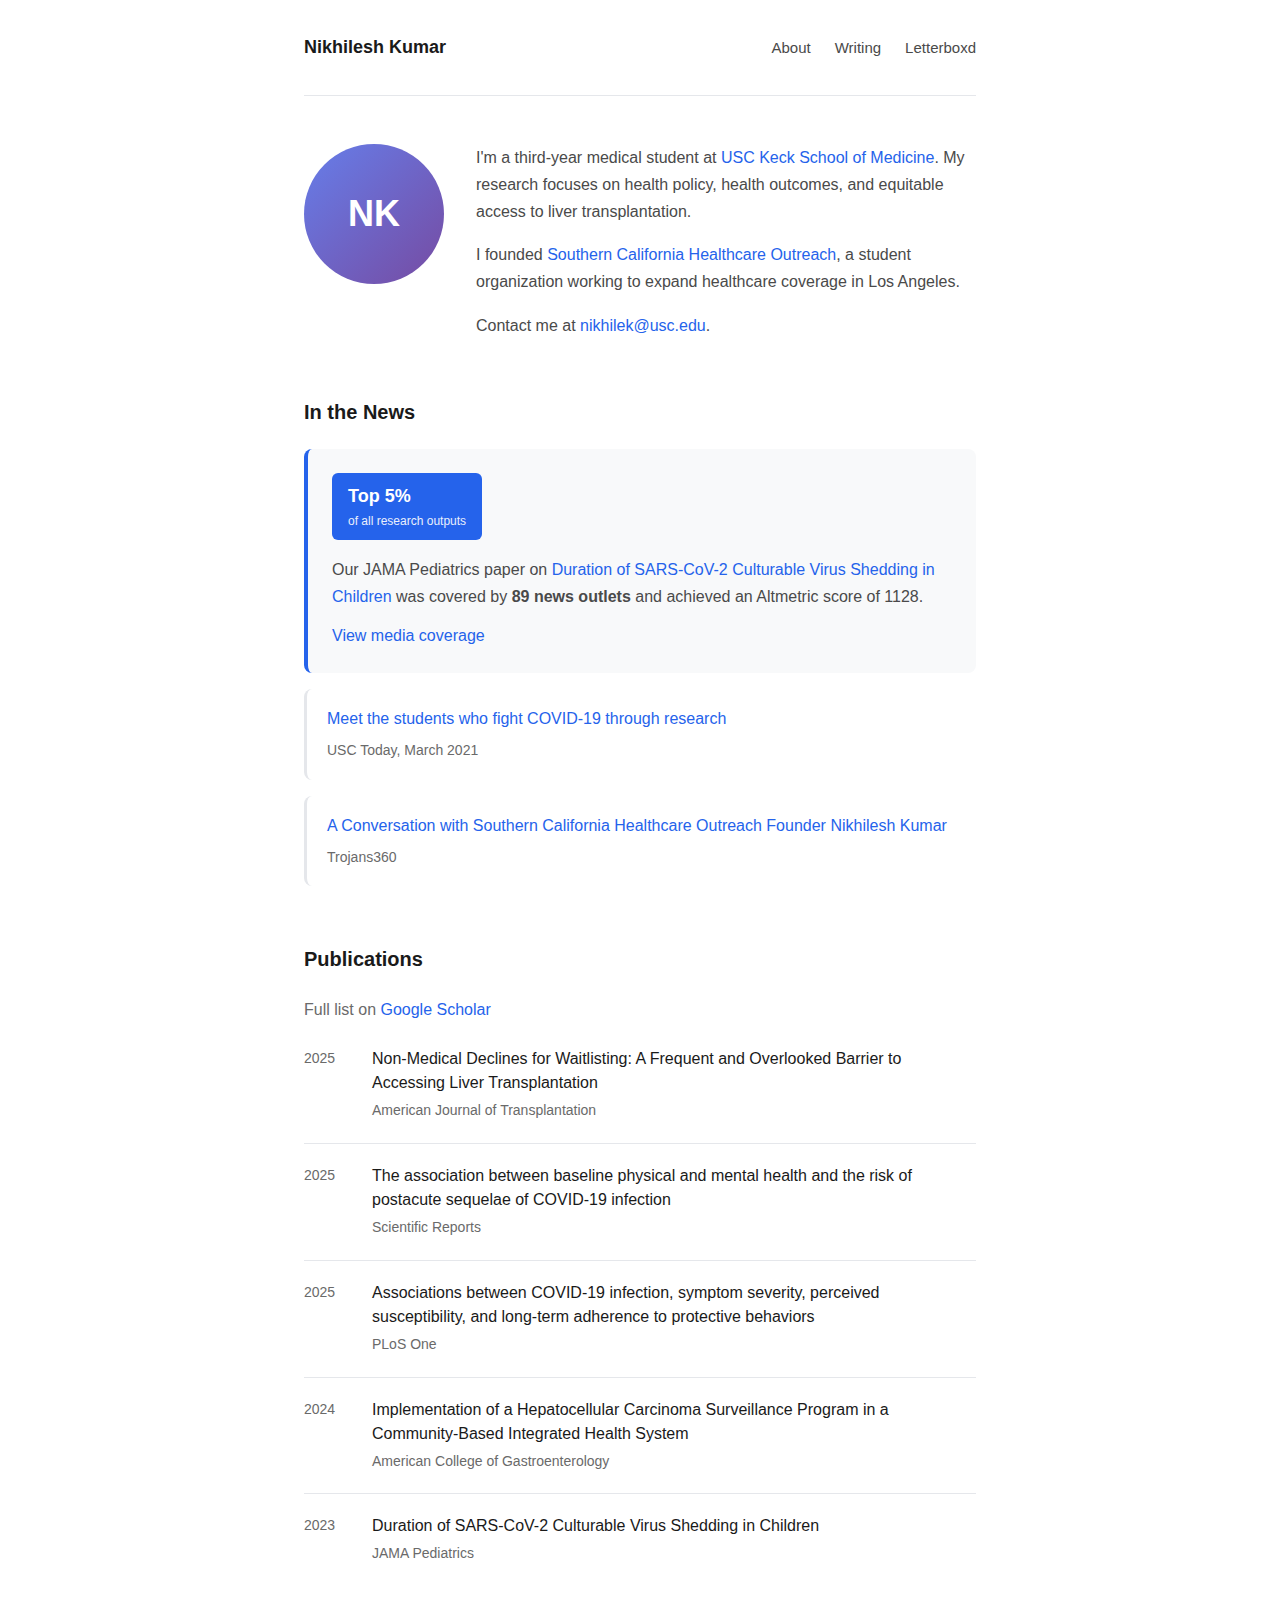
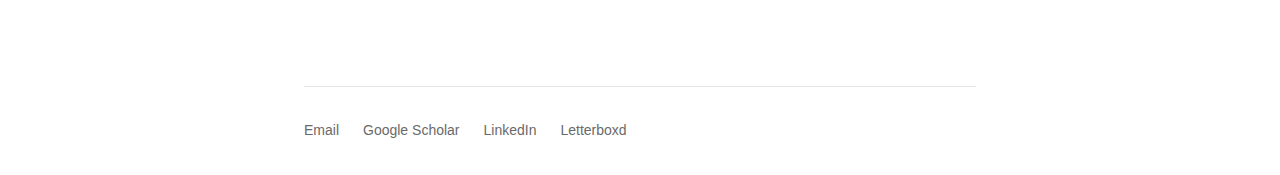
<file: index.html>
<!DOCTYPE html>
<html lang="en">
<head>
    <meta charset="UTF-8">
    <meta name="viewport" content="width=device-width, initial-scale=1.0">
    <title>Nikhilesh Kumar</title>
    <link rel="stylesheet" href="style.css">
</head>
<body>
    <nav>
        <div class="nav-container">
            <a href="index.html" class="nav-name">Nikhilesh Kumar</a>
            <div class="nav-links">
                <a href="index.html">About</a>
                <a href="writing.html">Writing</a>
                <a href="https://letterboxd.com/nikhileshkumar" target="_blank">Letterboxd</a>
            </div>
        </div>
    </nav>

    <main>
        <section class="about">
            <div class="about-content">
                <div class="headshot">
                    <div class="headshot-placeholder">NK</div>
                </div>
                <div class="bio">
                    <p>I'm a third-year medical student at <a href="https://keck.usc.edu/" target="_blank">USC Keck School of Medicine</a>. My research focuses on health policy, health outcomes, and equitable access to liver transplantation.</p>
                    <p>I founded <a href="https://schealthcareoutreach.wixsite.com/home" target="_blank">Southern California Healthcare Outreach</a>, a student organization working to expand healthcare coverage in Los Angeles.</p>
                    <p>Contact me at <a href="mailto:nikhilek@usc.edu">nikhilek@usc.edu</a>.</p>
                </div>
            </div>
        </section>

        <section class="press">
            <h2>In the News</h2>
            <div class="press-item highlight">
                <div class="press-badge">
                    <span class="altmetric-score">Top 5%</span>
                    <span class="altmetric-label">of all research outputs</span>
                </div>
                <p>Our JAMA Pediatrics paper on <a href="https://jamanetwork.com/journals/jamapediatrics/fullarticle/2810939" target="_blank">Duration of SARS-CoV-2 Culturable Virus Shedding in Children</a> was covered by <strong>89 news outlets</strong> and achieved an Altmetric score of 1128.</p>
                <a href="https://www.altmetric.com/details/155671522" target="_blank" class="press-link">View media coverage</a>
            </div>

            <div class="press-item secondary">
                <p><a href="https://today.usc.edu/usc-students-covid-19-research-neeraj-sood/" target="_blank">Meet the students who fight COVID-19 through research</a></p>
                <span class="press-source">USC Today, March 2021</span>
            </div>

            <div class="press-item secondary">
                <p><a href="https://www.trojans360.com/trojans360posts/a-conversation-with-southern-california-healthcare-outreach-founder-nikhilesh-kumar" target="_blank">A Conversation with Southern California Healthcare Outreach Founder Nikhilesh Kumar</a></p>
                <span class="press-source">Trojans360</span>
            </div>
        </section>

        <section class="publications">
            <h2>Publications</h2>
            <p class="scholar-link">Full list on <a href="https://scholar.google.com/citations?user=lfodSUcAAAAJ&hl=en" target="_blank">Google Scholar</a></p>

            <div class="pub-list">
                <div class="pub-item">
                    <span class="pub-year">2025</span>
                    <div class="pub-details">
                        <a href="https://doi.org/10.1016/j.ajt.2025.01.001" target="_blank">Non-Medical Declines for Waitlisting: A Frequent and Overlooked Barrier to Accessing Liver Transplantation</a>
                        <span class="pub-journal">American Journal of Transplantation</span>
                    </div>
                </div>

                <div class="pub-item">
                    <span class="pub-year">2025</span>
                    <div class="pub-details">
                        <a href="https://doi.org/10.1038/s41598-025-01234-5" target="_blank">The association between baseline physical and mental health and the risk of postacute sequelae of COVID-19 infection</a>
                        <span class="pub-journal">Scientific Reports</span>
                    </div>
                </div>

                <div class="pub-item">
                    <span class="pub-year">2025</span>
                    <div class="pub-details">
                        <a href="https://doi.org/10.1371/journal.pone.0312345" target="_blank">Associations between COVID-19 infection, symptom severity, perceived susceptibility, and long-term adherence to protective behaviors</a>
                        <span class="pub-journal">PLoS One</span>
                    </div>
                </div>

                <div class="pub-item">
                    <span class="pub-year">2024</span>
                    <div class="pub-details">
                        <a href="https://journals.lww.com/ajg/abstract/2024/08000/implementation_of_a_hepatocellular_carcinoma.15.aspx" target="_blank">Implementation of a Hepatocellular Carcinoma Surveillance Program in a Community-Based Integrated Health System</a>
                        <span class="pub-journal">American College of Gastroenterology</span>
                    </div>
                </div>

                <div class="pub-item">
                    <span class="pub-year">2023</span>
                    <div class="pub-details">
                        <a href="https://jamanetwork.com/journals/jamapediatrics/fullarticle/2810939" target="_blank">Duration of SARS-CoV-2 Culturable Virus Shedding in Children</a>
                        <span class="pub-journal">JAMA Pediatrics</span>
                    </div>
                </div>
            </div>
        </section>
    </main>

    <footer>
        <div class="footer-links">
            <a href="mailto:nikhilek@usc.edu">Email</a>
            <a href="https://scholar.google.com/citations?user=lfodSUcAAAAJ&hl=en" target="_blank">Google Scholar</a>
            <a href="https://www.linkedin.com/in/nikhilesh2000/" target="_blank">LinkedIn</a>
            <a href="https://letterboxd.com/nikhileshkumar" target="_blank">Letterboxd</a>
        </div>
    </footer>
</body>
</html>
</file>
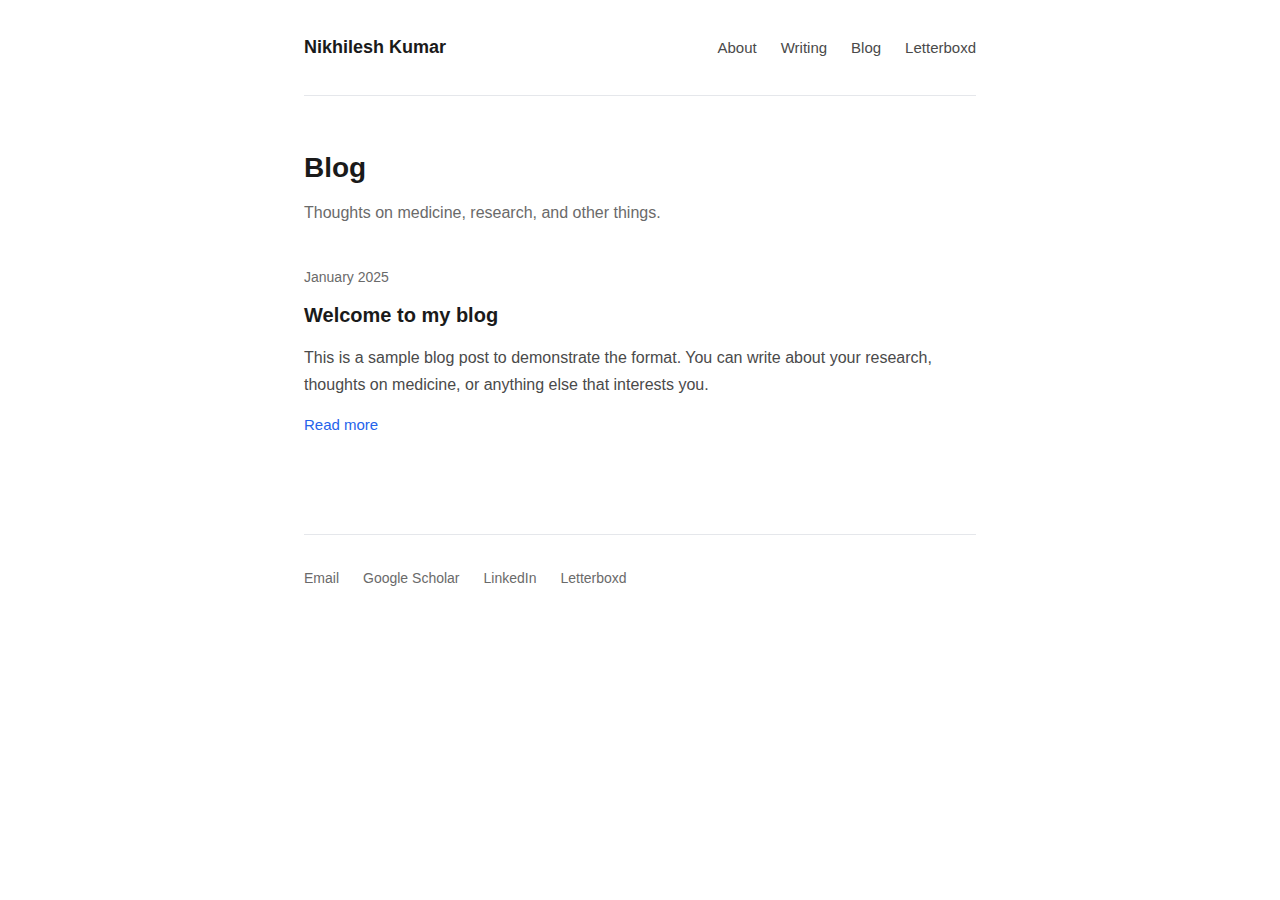
<file: blog.html>
<!DOCTYPE html>
<html lang="en">
<head>
    <meta charset="UTF-8">
    <meta name="viewport" content="width=device-width, initial-scale=1.0">
    <title>Blog - Nikhilesh Kumar</title>
    <link rel="stylesheet" href="style.css">
</head>
<body>
    <nav>
        <div class="nav-container">
            <a href="index.html" class="nav-name">Nikhilesh Kumar</a>
            <div class="nav-links">
                <a href="index.html">About</a>
                <a href="writing.html">Writing</a>
                <a href="blog.html">Blog</a>
                <a href="https://letterboxd.com/nikhileshkumar" target="_blank">Letterboxd</a>
            </div>
        </div>
    </nav>

    <main>
        <div class="blog-header">
            <h1>Blog</h1>
            <p>Thoughts on medicine, research, and other things.</p>
        </div>

        <div class="post-list">
            <article class="post-preview">
                <div class="post-date">January 2025</div>
                <h2 class="post-title"><a href="posts/sample-post.html">Welcome to my blog</a></h2>
                <p class="post-excerpt">This is a sample blog post to demonstrate the format. You can write about your research, thoughts on medicine, or anything else that interests you.</p>
                <a href="posts/sample-post.html" class="read-more">Read more</a>
            </article>

            <!-- Add more posts here following the same format:
            <article class="post-preview">
                <div class="post-date">Month Year</div>
                <h2 class="post-title"><a href="posts/your-post.html">Post Title</a></h2>
                <p class="post-excerpt">Brief description of the post...</p>
                <a href="posts/your-post.html" class="read-more">Read more</a>
            </article>
            -->
        </div>
    </main>

    <footer>
        <div class="footer-links">
            <a href="mailto:nikhilek@usc.edu">Email</a>
            <a href="https://scholar.google.com/citations?user=lfodSUcAAAAJ&hl=en" target="_blank">Google Scholar</a>
            <a href="https://www.linkedin.com/in/nikhilesh2000/" target="_blank">LinkedIn</a>
            <a href="https://letterboxd.com/nikhileshkumar" target="_blank">Letterboxd</a>
        </div>
    </footer>
</body>
</html>
</file>
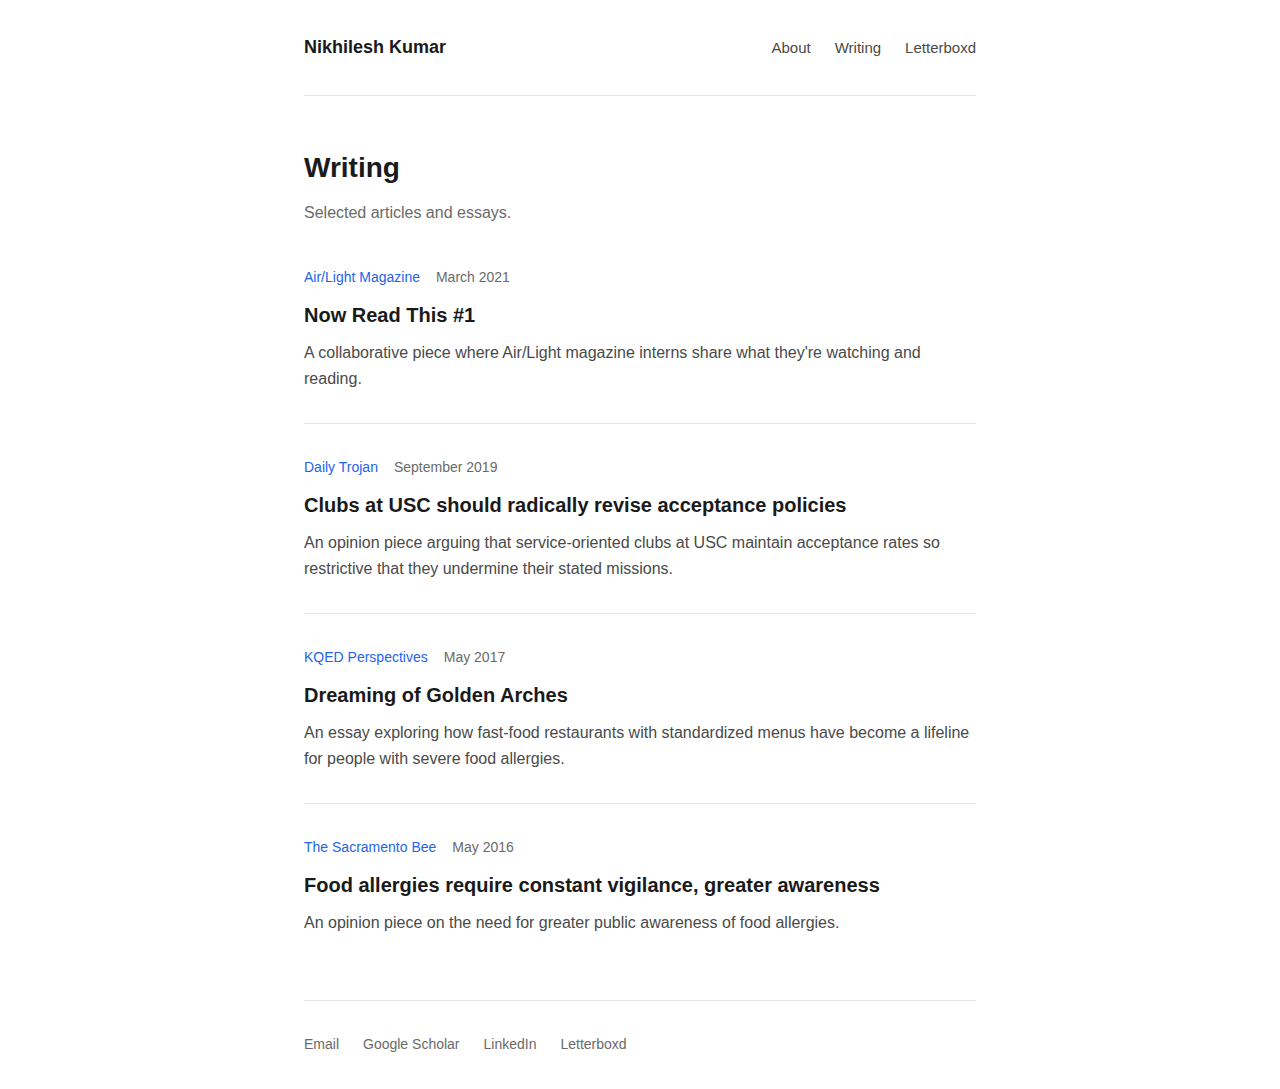
<file: writing.html>
<!DOCTYPE html>
<html lang="en">
<head>
    <meta charset="UTF-8">
    <meta name="viewport" content="width=device-width, initial-scale=1.0">
    <title>Writing - Nikhilesh Kumar</title>
    <link rel="stylesheet" href="style.css">
</head>
<body>
    <nav>
        <div class="nav-container">
            <a href="index.html" class="nav-name">Nikhilesh Kumar</a>
            <div class="nav-links">
                <a href="index.html">About</a>
                <a href="writing.html">Writing</a>
                <a href="https://letterboxd.com/nikhileshkumar" target="_blank">Letterboxd</a>
            </div>
        </div>
    </nav>

    <main>
        <div class="blog-header">
            <h1>Writing</h1>
            <p>Selected articles and essays.</p>
        </div>

        <div class="writing-list">
            <article class="writing-item">
                <div class="writing-meta">
                    <span class="writing-publication">Air/Light Magazine</span>
                    <span class="writing-date">March 2021</span>
                </div>
                <h2 class="writing-title"><a href="https://airlightmagazine.org/etc/now-read-this/now-read-this-1/" target="_blank">Now Read This #1</a></h2>
                <p class="writing-description">A collaborative piece where Air/Light magazine interns share what they're watching and reading.</p>
            </article>

            <article class="writing-item">
                <div class="writing-meta">
                    <span class="writing-publication">Daily Trojan</span>
                    <span class="writing-date">September 2019</span>
                </div>
                <h2 class="writing-title"><a href="https://dailytrojan.com/2019/09/10/clubs-at-usc-should-radically-revise-acceptance-policies/" target="_blank">Clubs at USC should radically revise acceptance policies</a></h2>
                <p class="writing-description">An opinion piece arguing that service-oriented clubs at USC maintain acceptance rates so restrictive that they undermine their stated missions.</p>
            </article>

            <article class="writing-item">
                <div class="writing-meta">
                    <span class="writing-publication">KQED Perspectives</span>
                    <span class="writing-date">May 2017</span>
                </div>
                <h2 class="writing-title"><a href="https://www.kqed.org/perspectives/201601135888/dreaming-of-golden-arches" target="_blank">Dreaming of Golden Arches</a></h2>
                <p class="writing-description">An essay exploring how fast-food restaurants with standardized menus have become a lifeline for people with severe food allergies.</p>
            </article>

            <article class="writing-item">
                <div class="writing-meta">
                    <span class="writing-publication">The Sacramento Bee</span>
                    <span class="writing-date">May 2016</span>
                </div>
                <h2 class="writing-title"><a href="https://www.sacbee.com/opinion/article75907627.html" target="_blank">Food allergies require constant vigilance, greater awareness</a></h2>
                <p class="writing-description">An opinion piece on the need for greater public awareness of food allergies.</p>
            </article>
        </div>
    </main>

    <footer>
        <div class="footer-links">
            <a href="mailto:nikhilek@usc.edu">Email</a>
            <a href="https://scholar.google.com/citations?user=lfodSUcAAAAJ&hl=en" target="_blank">Google Scholar</a>
            <a href="https://www.linkedin.com/in/nikhilesh2000/" target="_blank">LinkedIn</a>
            <a href="https://letterboxd.com/nikhileshkumar" target="_blank">Letterboxd</a>
        </div>
    </footer>
</body>
</html>
</file>
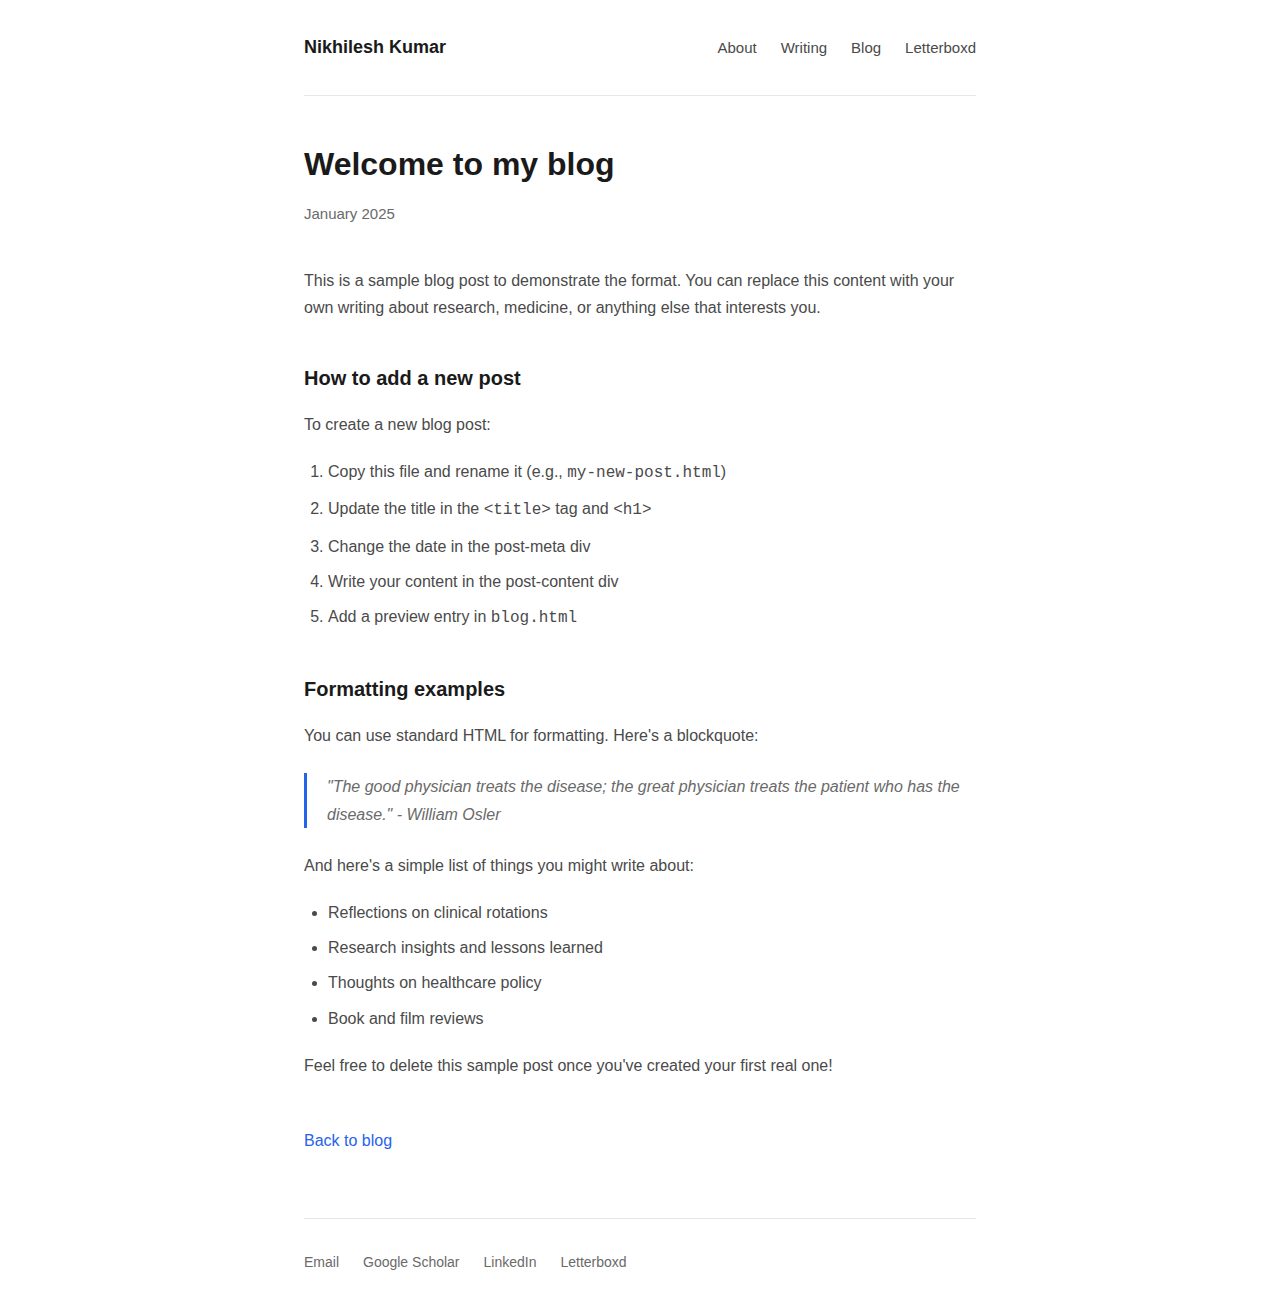
<file: posts/sample-post.html>
<!DOCTYPE html>
<html lang="en">
<head>
    <meta charset="UTF-8">
    <meta name="viewport" content="width=device-width, initial-scale=1.0">
    <title>Welcome to my blog - Nikhilesh Kumar</title>
    <link rel="stylesheet" href="../style.css">
</head>
<body>
    <nav>
        <div class="nav-container">
            <a href="../index.html" class="nav-name">Nikhilesh Kumar</a>
            <div class="nav-links">
                <a href="../index.html">About</a>
                <a href="../writing.html">Writing</a>
                <a href="../blog.html">Blog</a>
                <a href="https://letterboxd.com/nikhileshkumar" target="_blank">Letterboxd</a>
            </div>
        </div>
    </nav>

    <main>
        <article>
            <div class="post-header">
                <h1>Welcome to my blog</h1>
                <div class="post-meta">January 2025</div>
            </div>

            <div class="post-content">
                <p>This is a sample blog post to demonstrate the format. You can replace this content with your own writing about research, medicine, or anything else that interests you.</p>

                <h2>How to add a new post</h2>

                <p>To create a new blog post:</p>

                <ol>
                    <li>Copy this file and rename it (e.g., <code>my-new-post.html</code>)</li>
                    <li>Update the title in the <code>&lt;title&gt;</code> tag and <code>&lt;h1&gt;</code></li>
                    <li>Change the date in the post-meta div</li>
                    <li>Write your content in the post-content div</li>
                    <li>Add a preview entry in <code>blog.html</code></li>
                </ol>

                <h2>Formatting examples</h2>

                <p>You can use standard HTML for formatting. Here's a blockquote:</p>

                <blockquote>
                    "The good physician treats the disease; the great physician treats the patient who has the disease." - William Osler
                </blockquote>

                <p>And here's a simple list of things you might write about:</p>

                <ul>
                    <li>Reflections on clinical rotations</li>
                    <li>Research insights and lessons learned</li>
                    <li>Thoughts on healthcare policy</li>
                    <li>Book and film reviews</li>
                </ul>

                <p>Feel free to delete this sample post once you've created your first real one!</p>
            </div>

            <a href="../blog.html" class="back-link">Back to blog</a>
        </article>
    </main>

    <footer>
        <div class="footer-links">
            <a href="mailto:nikhilek@usc.edu">Email</a>
            <a href="https://scholar.google.com/citations?user=lfodSUcAAAAJ&hl=en" target="_blank">Google Scholar</a>
            <a href="https://www.linkedin.com/in/nikhilesh2000/" target="_blank">LinkedIn</a>
            <a href="https://letterboxd.com/nikhileshkumar" target="_blank">Letterboxd</a>
        </div>
    </footer>
</body>
</html>
</file>
<file: style.css>
/* Base styles */
:root {
    --text-primary: #1a1a1a;
    --text-secondary: #4a4a4a;
    --text-muted: #6a6a6a;
    --link-color: #2563eb;
    --link-hover: #1d4ed8;
    --bg-primary: #ffffff;
    --bg-secondary: #f8f9fa;
    --border-color: #e5e7eb;
    --accent: #2563eb;
}

* {
    margin: 0;
    padding: 0;
    box-sizing: border-box;
}

body {
    font-family: -apple-system, BlinkMacSystemFont, 'Segoe UI', Roboto, Oxygen, Ubuntu, Cantarell, sans-serif;
    font-size: 16px;
    line-height: 1.7;
    color: var(--text-primary);
    background-color: var(--bg-primary);
    max-width: 720px;
    margin: 0 auto;
    padding: 0 24px;
}

/* Navigation */
nav {
    padding: 32px 0;
    border-bottom: 1px solid var(--border-color);
    margin-bottom: 48px;
}

.nav-container {
    display: flex;
    justify-content: space-between;
    align-items: center;
    flex-wrap: wrap;
    gap: 16px;
}

.nav-name {
    font-size: 18px;
    font-weight: 600;
    color: var(--text-primary);
    text-decoration: none;
}

.nav-links {
    display: flex;
    gap: 24px;
}

.nav-links a {
    color: var(--text-secondary);
    text-decoration: none;
    font-size: 15px;
    transition: color 0.2s;
}

.nav-links a:hover {
    color: var(--text-primary);
}

/* Main content */
main {
    padding-bottom: 64px;
}

/* About section */
.about {
    margin-bottom: 56px;
}

.about-content {
    display: flex;
    gap: 32px;
    align-items: flex-start;
}

.headshot {
    flex-shrink: 0;
}

.headshot img {
    width: 140px;
    height: 140px;
    border-radius: 50%;
    object-fit: cover;
}

.headshot-placeholder {
    width: 140px;
    height: 140px;
    border-radius: 50%;
    background: linear-gradient(135deg, #667eea 0%, #764ba2 100%);
    display: flex;
    align-items: center;
    justify-content: center;
    color: white;
    font-size: 36px;
    font-weight: 600;
}

.bio p {
    margin-bottom: 16px;
    color: var(--text-secondary);
}

.bio p:last-child {
    margin-bottom: 0;
}

.bio a {
    color: var(--link-color);
    text-decoration: none;
}

.bio a:hover {
    text-decoration: underline;
}

/* Section headers */
h2 {
    font-size: 20px;
    font-weight: 600;
    margin-bottom: 20px;
    color: var(--text-primary);
}

/* Press section */
.press {
    margin-bottom: 56px;
}

.press-item {
    padding: 24px;
    background: var(--bg-secondary);
    border-radius: 8px;
    border-left: 4px solid var(--accent);
}

.press-badge {
    display: inline-flex;
    flex-direction: column;
    background: var(--accent);
    color: white;
    padding: 8px 16px;
    border-radius: 6px;
    margin-bottom: 16px;
}

.altmetric-score {
    font-size: 18px;
    font-weight: 700;
}

.altmetric-label {
    font-size: 12px;
    opacity: 0.9;
}

.press-item p {
    color: var(--text-secondary);
    margin-bottom: 12px;
}

.press-item a {
    color: var(--link-color);
    text-decoration: none;
}

.press-item a:hover {
    text-decoration: underline;
}

.press-link {
    font-weight: 500;
}

.press-item.secondary {
    margin-top: 16px;
    padding: 16px 20px;
    background: transparent;
    border-left: 3px solid var(--border-color);
}

.press-item.secondary p {
    margin-bottom: 4px;
}

.press-source {
    font-size: 14px;
    color: var(--text-muted);
}

/* Publications section */
.publications {
    margin-bottom: 56px;
}

.scholar-link {
    color: var(--text-muted);
    margin-bottom: 24px;
}

.scholar-link a {
    color: var(--link-color);
    text-decoration: none;
}

.scholar-link a:hover {
    text-decoration: underline;
}

.pub-list {
    display: flex;
    flex-direction: column;
    gap: 20px;
}

.pub-item {
    display: flex;
    gap: 20px;
    padding-bottom: 20px;
    border-bottom: 1px solid var(--border-color);
}

.pub-item:last-child {
    border-bottom: none;
    padding-bottom: 0;
}

.pub-year {
    flex-shrink: 0;
    font-size: 14px;
    color: var(--text-muted);
    font-weight: 500;
    width: 48px;
}

.pub-details {
    display: flex;
    flex-direction: column;
    gap: 4px;
}

.pub-details a {
    color: var(--text-primary);
    text-decoration: none;
    font-weight: 500;
    line-height: 1.5;
}

.pub-details a:hover {
    color: var(--link-color);
}

.pub-journal {
    font-size: 14px;
    color: var(--text-muted);
}

/* Footer */
footer {
    padding: 32px 0;
    border-top: 1px solid var(--border-color);
}

.footer-links {
    display: flex;
    gap: 24px;
    flex-wrap: wrap;
}

.footer-links a {
    color: var(--text-muted);
    text-decoration: none;
    font-size: 14px;
    transition: color 0.2s;
}

.footer-links a:hover {
    color: var(--text-primary);
}

/* Blog page styles */
.blog-header {
    margin-bottom: 40px;
}

.blog-header h1 {
    font-size: 28px;
    font-weight: 600;
    margin-bottom: 8px;
}

.blog-header p {
    color: var(--text-muted);
}

.post-list {
    display: flex;
    flex-direction: column;
    gap: 32px;
}

.post-preview {
    padding-bottom: 32px;
    border-bottom: 1px solid var(--border-color);
}

.post-preview:last-child {
    border-bottom: none;
}

.post-date {
    font-size: 14px;
    color: var(--text-muted);
    margin-bottom: 8px;
}

.post-title {
    font-size: 20px;
    font-weight: 600;
    margin-bottom: 12px;
}

.post-title a {
    color: var(--text-primary);
    text-decoration: none;
}

.post-title a:hover {
    color: var(--link-color);
}

.post-excerpt {
    color: var(--text-secondary);
    margin-bottom: 12px;
}

.read-more {
    color: var(--link-color);
    text-decoration: none;
    font-weight: 500;
    font-size: 15px;
}

.read-more:hover {
    text-decoration: underline;
}

/* Individual post styles */
.post-header {
    margin-bottom: 40px;
}

.post-header h1 {
    font-size: 32px;
    font-weight: 600;
    line-height: 1.3;
    margin-bottom: 16px;
}

.post-meta {
    color: var(--text-muted);
    font-size: 15px;
}

.post-content {
    margin-bottom: 48px;
}

.post-content p {
    margin-bottom: 20px;
    color: var(--text-secondary);
}

.post-content h2 {
    margin-top: 40px;
    margin-bottom: 16px;
}

.post-content a {
    color: var(--link-color);
    text-decoration: none;
}

.post-content a:hover {
    text-decoration: underline;
}

.post-content ul, .post-content ol {
    margin-bottom: 20px;
    padding-left: 24px;
    color: var(--text-secondary);
}

.post-content li {
    margin-bottom: 8px;
}

.post-content blockquote {
    border-left: 3px solid var(--accent);
    padding-left: 20px;
    margin: 24px 0;
    color: var(--text-muted);
    font-style: italic;
}

.back-link {
    color: var(--link-color);
    text-decoration: none;
    font-weight: 500;
}

.back-link:hover {
    text-decoration: underline;
}

/* Writing page styles */
.writing-list {
    display: flex;
    flex-direction: column;
    gap: 32px;
}

.writing-item {
    padding-bottom: 32px;
    border-bottom: 1px solid var(--border-color);
}

.writing-item:last-child {
    border-bottom: none;
    padding-bottom: 0;
}

.writing-meta {
    display: flex;
    gap: 16px;
    margin-bottom: 8px;
    font-size: 14px;
}

.writing-publication {
    color: var(--accent);
    font-weight: 500;
}

.writing-date {
    color: var(--text-muted);
}

.writing-title {
    font-size: 20px;
    font-weight: 600;
    margin-bottom: 8px;
}

.writing-title a {
    color: var(--text-primary);
    text-decoration: none;
}

.writing-title a:hover {
    color: var(--link-color);
}

.writing-description {
    color: var(--text-secondary);
    line-height: 1.6;
}

/* Empty state */
.empty-state {
    text-align: center;
    padding: 64px 24px;
    color: var(--text-muted);
}

/* Responsive */
@media (max-width: 600px) {
    body {
        padding: 0 16px;
    }

    .about-content {
        flex-direction: column;
        align-items: center;
        text-align: center;
    }

    .headshot-placeholder, .headshot img {
        width: 120px;
        height: 120px;
    }

    .pub-item {
        flex-direction: column;
        gap: 8px;
    }

    .pub-year {
        width: auto;
    }

    .nav-container {
        flex-direction: column;
        align-items: flex-start;
    }

    .post-header h1 {
        font-size: 26px;
    }
}
</file>
